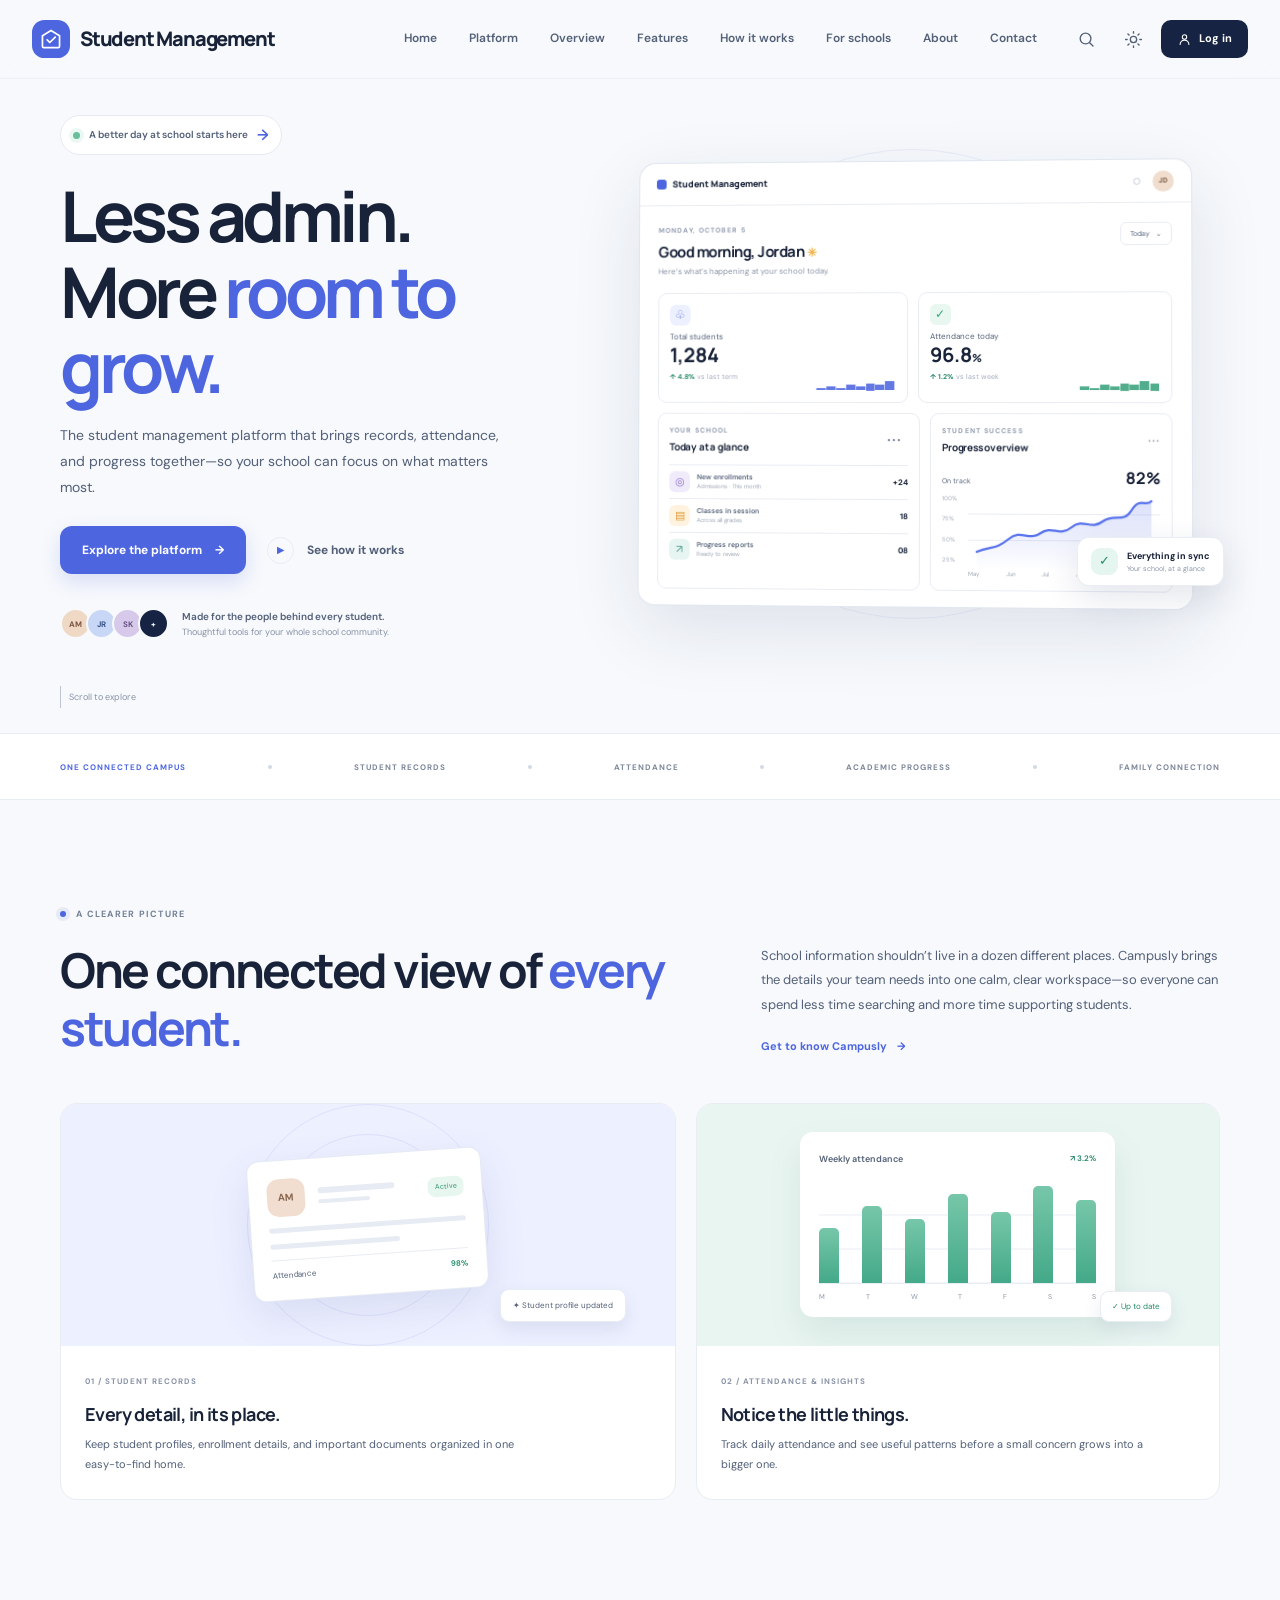
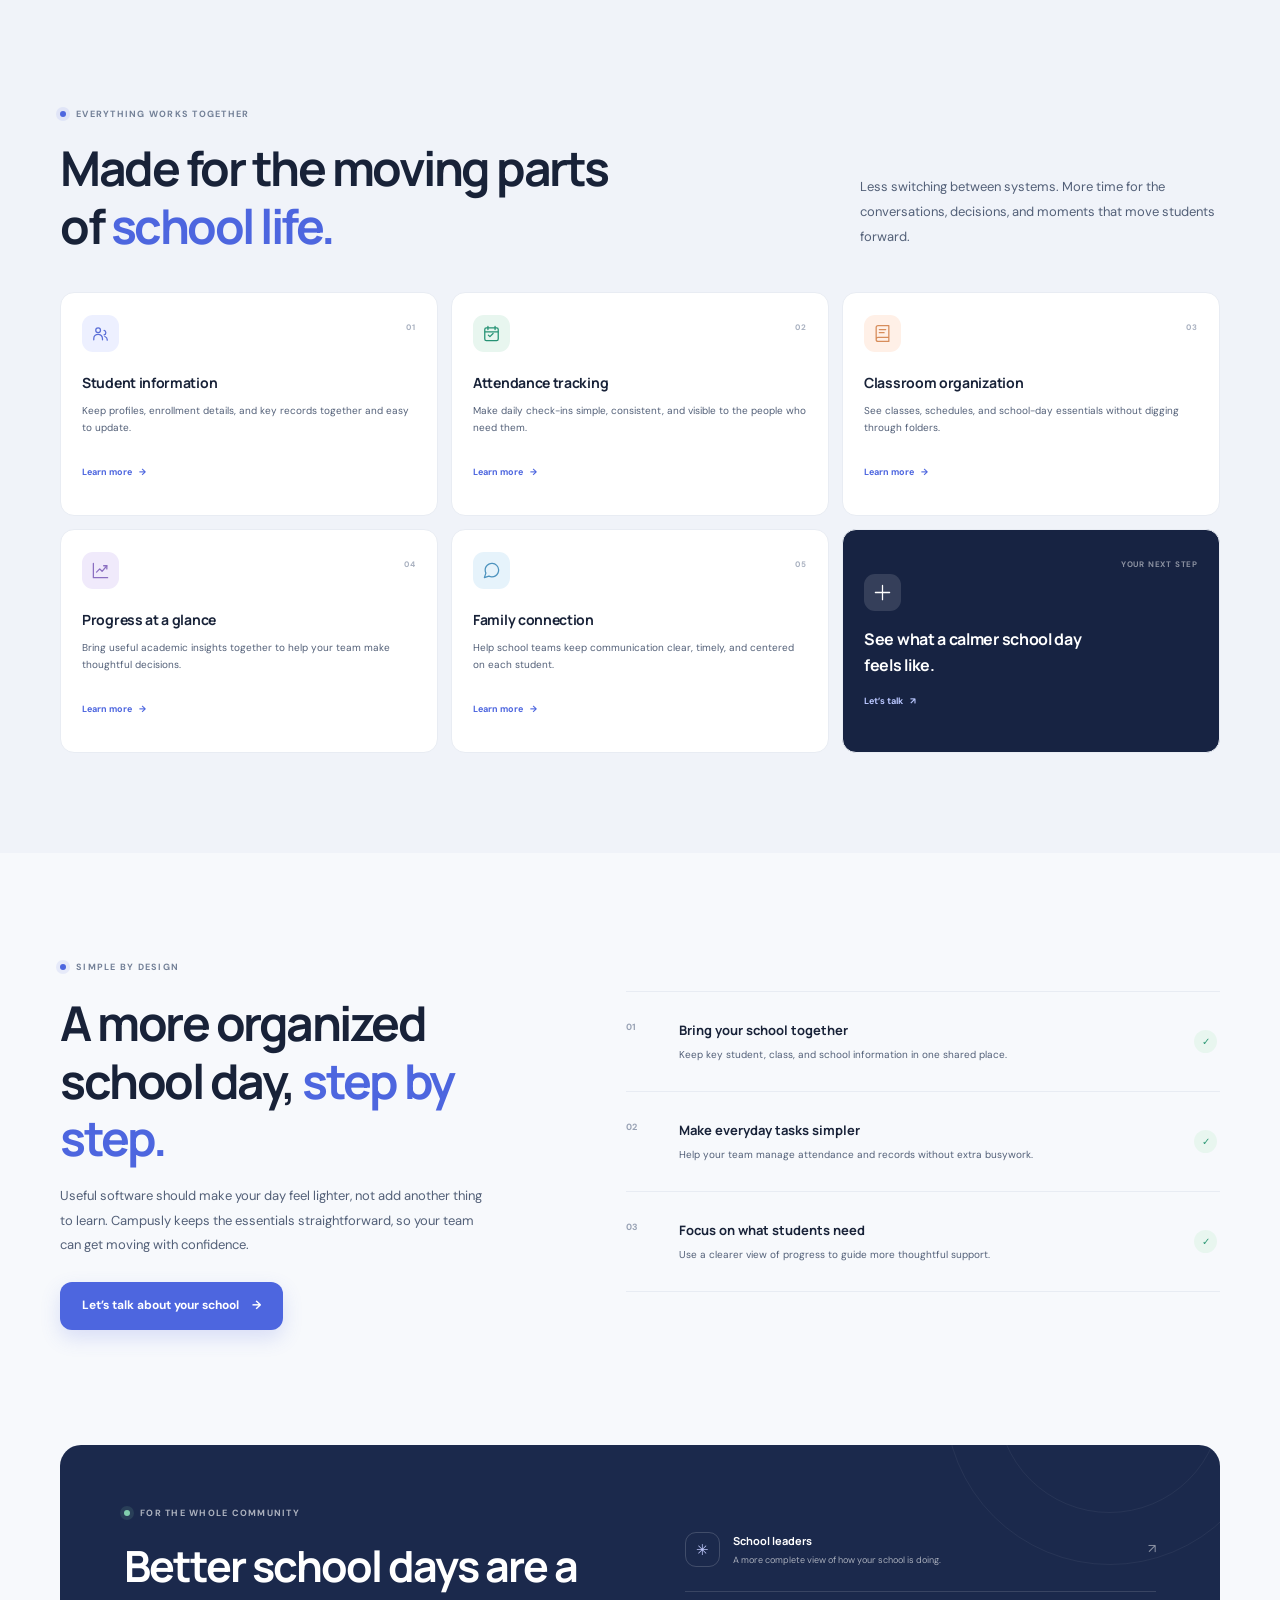
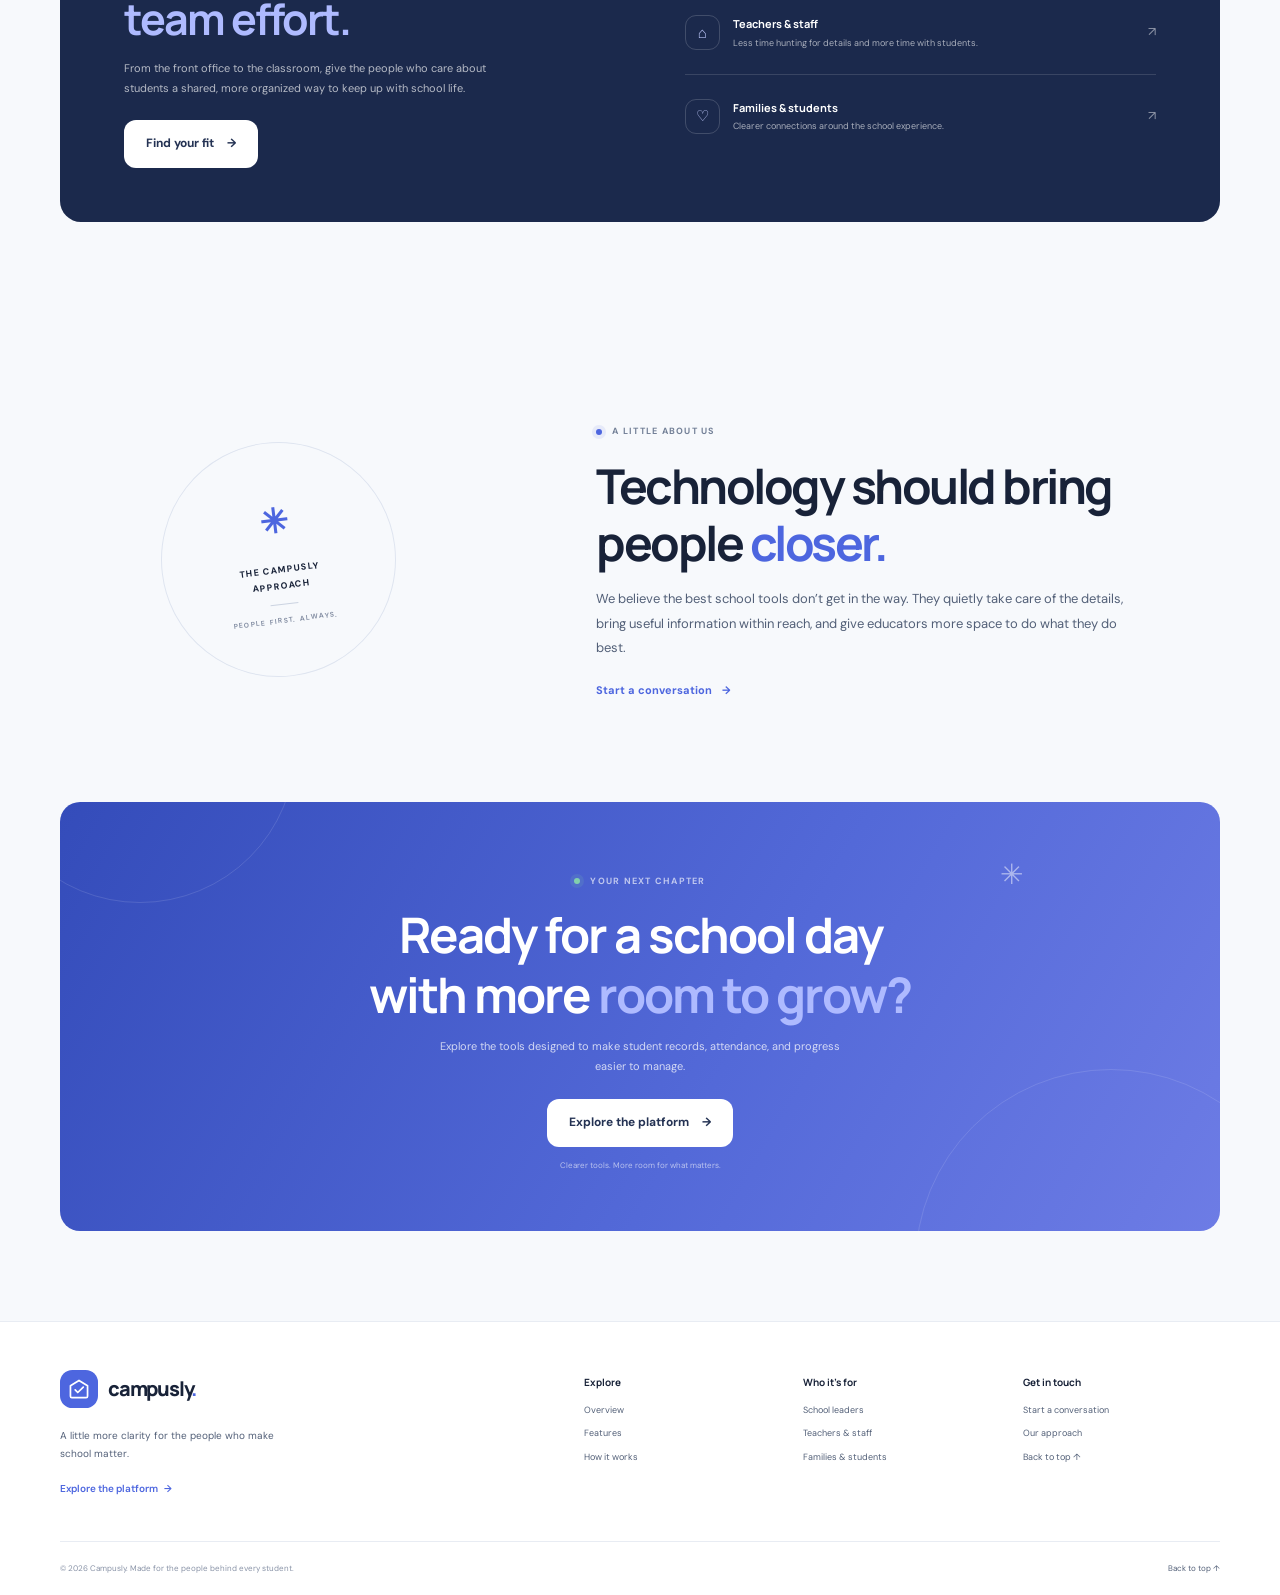
<file: index.html>
<!DOCTYPE html>
<html lang="en">
<head>
    <meta charset="UTF-8">
    <meta name="viewport" content="width=device-width, initial-scale=1.0">
    <meta name="theme-color" content="#f7f9fc">
    <meta name="description" content="A clearer, calmer way to manage student records, attendance, classes, and progress—all in one place.">
    <link rel="stylesheet" href="./assets/css/style.css">
    <title>Student management, made clearer</title>
</head>
<body>
    <a class="skip-link" href="#main">Skip to content</a>

    <header class="site-header">
        <div class="header-inner">
            <a class="brand" href="#home" aria-label="Campusly home">
                <span class="brand-mark" aria-hidden="true">
                    <svg viewBox="0 0 40 40" fill="none"><rect width="40" height="40" rx="13" fill="currentColor"/><path d="M11 16.5 20 11l9 5.5v11a1.5 1.5 0 0 1-1.5 1.5h-15a1.5 1.5 0 0 1-1.5-1.5v-11Z" stroke="white" stroke-width="1.8" stroke-linejoin="round"/><path d="m16 21 2.7 2.7L24.5 18" stroke="white" stroke-width="1.8" stroke-linecap="round" stroke-linejoin="round"/></svg>
                </span>
                <span class="brand-name">Student Management</span>
            </a>

            <button class="menu-toggle icon-button" type="button" aria-label="Open navigation" aria-expanded="false" aria-controls="primary-navigation">
                <svg class="menu-icon" viewBox="0 0 24 24" aria-hidden="true"><path d="M4 7h16M4 12h16M4 17h16"/></svg>
                <svg class="close-icon" viewBox="0 0 24 24" aria-hidden="true"><path d="m6 6 12 12M18 6 6 18"/></svg>
            </button>

            <nav class="primary-navigation" id="primary-navigation" aria-label="Main navigation">
                <a href="index.html">Home</a>
                <a href="platform.html">Platform</a>
                <a href="#overview">Overview</a>
                <a href="#features">Features</a>
                <a href="#how-it-works">How it works</a>
                <a href="#for-schools">For schools</a>
                <a href="#about">About</a>
                <a href="contact.html">Contact</a>
            </nav>

            <div class="header-actions">
                <button class="icon-button search-toggle" type="button" aria-label="Search this page" title="Search">
                    <svg viewBox="0 0 24 24" aria-hidden="true"><circle cx="10.8" cy="10.8" r="6.8"/><path d="m16 16 4.2 4.2"/></svg>
                </button>
                <button class="icon-button theme-toggle" type="button" aria-label="Switch to dark mode" title="Switch theme">
                    <svg class="sun-icon" viewBox="0 0 24 24" aria-hidden="true"><circle cx="12" cy="12" r="4"/><path d="M12 2v2m0 16v2M4.93 4.93l1.42 1.42m11.3 11.3 1.42 1.42M2 12h2m16 0h2M4.93 19.07l1.42-1.42m11.3-11.3 1.42-1.42"/></svg>
                    <svg class="moon-icon" viewBox="0 0 24 24" aria-hidden="true"><path d="M20.2 15.3A8.5 8.5 0 0 1 8.7 3.8 8.6 8.6 0 1 0 20.2 15.3Z"/></svg>
                </button>
                <button class="button button-small button-dark header-login" type="button" aria-haspopup="dialog" aria-controls="access-dialog"><svg viewBox="0 0 24 24" aria-hidden="true"><circle cx="12" cy="8" r="3.5"/><path d="M5 20a7 7 0 0 1 14 0"/></svg><span>Log in</span></button>
            </div>
        </div>
    </header>

    <main id="main">
        <section class="hero section-shell" id="home">
            <div class="hero-copy">
                <a class="announcement" href="#features"><span class="announcement-dot"></span> A better day at school starts here <span aria-hidden="true">→</span></a>
                <h1>Less admin.<br>More <span>room to grow.</span></h1>
                <p class="hero-description">The student management platform that brings records, attendance, and progress together—so your school can focus on what matters most.</p>
                <div class="hero-actions">
                    <a class="button button-primary" href="platform.html">Explore the platform <span aria-hidden="true">→</span></a>
                    <a class="button button-quiet" href="#how-it-works"><span class="play-icon" aria-hidden="true">▶</span> See how it works</a>
                </div>
                <div class="hero-proof">
                    <div class="avatar-stack" aria-hidden="true"><span>AM</span><span>JR</span><span>SK</span><span>+</span></div>
                    <p><strong>Made for the people behind every student.</strong><br>Thoughtful tools for your whole school community.</p>
                </div>
            </div>

            <div class="hero-visual" aria-label="Preview of the Campusly school dashboard">
                <div class="visual-orbit orbit-one"></div>
                <div class="visual-orbit orbit-two"></div>
                <div class="dashboard-card">
                    <div class="dashboard-topbar">
                        <div class="dashboard-brand"><span></span> Student Management</div>
                        <div class="dashboard-top-actions"><span class="topbar-dot"></span><span class="mini-avatar">JD</span></div>
                    </div>
                    <div class="dashboard-content">
                        <div class="dashboard-greeting"><div><span class="eyebrow">MONDAY, OCTOBER 5</span><h2>Good morning, Jordan <span>✳</span></h2><p>Here’s what’s happening at your school today.</p></div><button class="date-pill" type="button" aria-label="Current date">Today <span>⌄</span></button></div>
                        <div class="stat-grid">
                            <article class="stat-card"><span class="stat-icon stat-blue">♧</span><span class="stat-label">Total students</span><strong>1,284</strong><span class="stat-change">↑ 4.8% <span>vs last term</span></span><span class="sparkline spark-blue" aria-hidden="true">▁▂▁▃▂▄▃▅</span></article>
                            <article class="stat-card"><span class="stat-icon stat-green">✓</span><span class="stat-label">Attendance today</span><strong>96.8<span class="stat-unit">%</span></strong><span class="stat-change">↑ 1.2% <span>vs last week</span></span><span class="sparkline spark-green" aria-hidden="true">▂▁▃▂▄▃▅▄</span></article>
                        </div>
                        <div class="dashboard-lower">
                            <article class="activity-card"><div class="card-heading"><div><span class="eyebrow">YOUR SCHOOL</span><h3>Today at a glance</h3></div><button class="more-button" type="button" aria-label="More activity options">···</button></div><div class="activity-row"><span class="activity-symbol activity-purple">◎</span><span class="activity-text"><strong>New enrollments</strong><small>Admissions · This month</small></span><b>+24</b></div><div class="activity-row"><span class="activity-symbol activity-amber">▤</span><span class="activity-text"><strong>Classes in session</strong><small>Across all grades</small></span><b>18</b></div><div class="activity-row"><span class="activity-symbol activity-teal">↗</span><span class="activity-text"><strong>Progress reports</strong><small>Ready to review</small></span><b>08</b></div></article>
                            <article class="chart-card"><div class="card-heading"><div><span class="eyebrow">STUDENT SUCCESS</span><h3>Progress overview</h3></div><span class="chart-menu">•••</span></div><div class="chart-total">On track <strong>82%</strong></div><div class="progress-chart" aria-label="Student progress overview: 82 percent on track"><div class="chart-axis"><span>100%</span><span>75%</span><span>50%</span><span>25%</span></div><svg viewBox="0 0 230 100" role="img" aria-label="Progress has steadily increased over the past six months"><defs><linearGradient id="chartFill" x1="0" x2="0" y1="0" y2="1"><stop offset="0" stop-color="#5973ec" stop-opacity=".22"/><stop offset="1" stop-color="#5973ec" stop-opacity="0"/></linearGradient></defs><path d="M0 76C20 68 25 73 42 59s26 3 42-8 25 5 41-8 25 4 41-8 27 3 38-15 18-4 26-12v92H0Z" fill="url(#chartFill)"/><path d="M0 76C20 68 25 73 42 59s26 3 42-8 25 5 41-8 25 4 41-8 27 3 38-15 18-4 26-12" fill="none" stroke="#5973ec" stroke-width="3" stroke-linecap="round"/></svg></div><div class="chart-months"><span>May</span><span>Jun</span><span>Jul</span><span>Aug</span><span>Sep</span><span>Oct</span></div></article>
                        </div>
                    </div>
                </div>
                <div class="floating-note"><span class="floating-check">✓</span><span><strong>Everything in sync</strong><small>Your school, at a glance</small></span></div>
            </div>
            <a class="scroll-cue" href="#overview"><span></span> Scroll to explore</a>
        </section>

        <section class="trust-strip" aria-label="Platform highlights">
            <div class="trust-inner"><span>ONE CONNECTED CAMPUS</span><span class="trust-divider"></span><span>STUDENT RECORDS</span><span class="trust-divider"></span><span>ATTENDANCE</span><span class="trust-divider"></span><span>ACADEMIC PROGRESS</span><span class="trust-divider"></span><span>FAMILY CONNECTION</span></div>
        </section>

        <section class="section section-overview" id="overview">
            <div class="section-shell overview-grid">
                <div class="section-intro"><span class="section-kicker"><span></span> A clearer picture</span><h2>One connected view of <span>every student.</span></h2></div>
                <div class="overview-copy"><p>School information shouldn’t live in a dozen different places. Campusly brings the details your team needs into one calm, clear workspace—so everyone can spend less time searching and more time supporting students.</p><a class="text-link" href="#how-it-works">Get to know Campusly <span aria-hidden="true">→</span></a></div>
            </div>
            <div class="section-shell overview-cards">
                <article class="overview-card overview-featured"><div class="overview-visual records-visual"><div class="record-sheet"><span class="record-avatar">AM</span><span class="record-lines"><b></b><i></i></span><span class="record-tag">Active</span><span class="record-line-long"></span><span class="record-line-long short"></span><span class="record-bottom"><span>Attendance</span><strong>98%</strong></span></div><div class="record-mini">✦ Student profile updated</div></div><div class="overview-card-copy"><span class="card-number">01 / STUDENT RECORDS</span><h3>Every detail, in its place.</h3><p>Keep student profiles, enrollment details, and important documents organized in one easy-to-find home.</p></div></article>
                <article class="overview-card"><div class="overview-visual attendance-visual"><div class="attendance-window"><div class="attendance-window-top"><span>Weekly attendance</span><span class="attendance-up">↗ 3.2%</span></div><div class="attendance-bars"><i style="--bar:55%"></i><i style="--bar:76%"></i><i style="--bar:64%"></i><i style="--bar:88%"></i><i style="--bar:71%"></i><i style="--bar:96%"></i><i style="--bar:82%"></i></div><div class="attendance-days"><span>M</span><span>T</span><span>W</span><span>T</span><span>F</span><span>S</span><span>S</span></div></div><span class="attendance-badge">✓ Up to date</span></div><div class="overview-card-copy"><span class="card-number">02 / ATTENDANCE &amp; INSIGHTS</span><h3>Notice the little things.</h3><p>Track daily attendance and see useful patterns before a small concern grows into a bigger one.</p></div></article>
            </div>
        </section>

        <section class="section features-section" id="features">
            <div class="section-shell">
                <div class="section-heading"><div><span class="section-kicker"><span></span> Everything works together</span><h2>Made for the moving parts<br>of <span>school life.</span></h2></div><p>Less switching between systems. More time for the conversations, decisions, and moments that move students forward.</p></div>
                <div class="feature-grid">
                    <article class="feature-card"><span class="feature-icon icon-indigo"><svg viewBox="0 0 24 24" aria-hidden="true"><circle cx="9" cy="8" r="3"/><path d="M3.5 20v-1.5a5.5 5.5 0 0 1 11 0V20m2-12a3 3 0 0 1 0 5.8m1 2a4.5 4.5 0 0 1 3 4.2v.5"/></svg></span><span class="feature-index">01</span><h3>Student information</h3><p>Keep profiles, enrollment details, and key records together and easy to update.</p><a href="#get-started" aria-label="Learn more about student information">Learn more <span>→</span></a></article>
                    <article class="feature-card"><span class="feature-icon icon-mint"><svg viewBox="0 0 24 24" aria-hidden="true"><rect x="3.5" y="5" width="17" height="16" rx="2"/><path d="M7.5 3v4m9-4v4M4 10h16m-12 4 2 2 4-4"/></svg></span><span class="feature-index">02</span><h3>Attendance tracking</h3><p>Make daily check-ins simple, consistent, and visible to the people who need them.</p><a href="#get-started" aria-label="Learn more about attendance tracking">Learn more <span>→</span></a></article>
                    <article class="feature-card"><span class="feature-icon icon-peach"><svg viewBox="0 0 24 24" aria-hidden="true"><path d="M4 19.5A2.5 2.5 0 0 1 6.5 17H20M6.5 2H20v20H6.5A2.5 2.5 0 0 1 4 19.5v-15A2.5 2.5 0 0 1 6.5 2Z"/><path d="M8 7h8m-8 4h6"/></svg></span><span class="feature-index">03</span><h3>Classroom organization</h3><p>See classes, schedules, and school-day essentials without digging through folders.</p><a href="#get-started" aria-label="Learn more about classroom organization">Learn more <span>→</span></a></article>
                    <article class="feature-card"><span class="feature-icon icon-lilac"><svg viewBox="0 0 24 24" aria-hidden="true"><path d="M3 3v18h18M7 14l4-4 3 3 6-7"/><path d="M16 6h4v4"/></svg></span><span class="feature-index">04</span><h3>Progress at a glance</h3><p>Bring useful academic insights together to help your team make thoughtful decisions.</p><a href="#get-started" aria-label="Learn more about student progress">Learn more <span>→</span></a></article>
                    <article class="feature-card"><span class="feature-icon icon-sky"><svg viewBox="0 0 24 24" aria-hidden="true"><path d="M21 11.5a8.4 8.4 0 0 1-.9 3.8 8.5 8.5 0 0 1-7.6 4.7 8.4 8.4 0 0 1-3.8-.9L3 21l1.9-5.7a8.4 8.4 0 0 1-.9-3.8 8.5 8.5 0 0 1 4.7-7.6 8.4 8.4 0 0 1 3.8-.9h.5a8.5 8.5 0 0 1 8 8v.5Z"/></svg></span><span class="feature-index">05</span><h3>Family connection</h3><p>Help school teams keep communication clear, timely, and centered on each student.</p><a href="#get-started" aria-label="Learn more about family connection">Learn more <span>→</span></a></article>
                    <article class="feature-card feature-card-cta"><span class="feature-icon icon-white"><svg viewBox="0 0 24 24" aria-hidden="true"><path d="M12 3v18m9-9H3"/></svg></span><span class="feature-index">YOUR NEXT STEP</span><h3>See what a calmer school day feels like.</h3><a class="feature-cta-link" href="#get-started">Let’s talk <span>↗</span></a></article>
                </div>
            </div>
        </section>

        <section class="section workflow-section" id="how-it-works">
            <div class="section-shell workflow-grid">
                <div class="workflow-copy"><span class="section-kicker"><span></span> Simple by design</span><h2>A more organized school day, <span>step by step.</span></h2><p>Useful software should make your day feel lighter, not add another thing to learn. Campusly keeps the essentials straightforward, so your team can get moving with confidence.</p><a class="button button-primary" href="#get-started">Let’s talk about your school <span>→</span></a></div>
                <div class="workflow-steps">
                    <article class="workflow-step"><span class="step-number">01</span><div><h3>Bring your school together</h3><p>Keep key student, class, and school information in one shared place.</p></div><span class="step-check">✓</span></article>
                    <article class="workflow-step"><span class="step-number">02</span><div><h3>Make everyday tasks simpler</h3><p>Help your team manage attendance and records without extra busywork.</p></div><span class="step-check">✓</span></article>
                    <article class="workflow-step"><span class="step-number">03</span><div><h3>Focus on what students need</h3><p>Use a clearer view of progress to guide more thoughtful support.</p></div><span class="step-check">✓</span></article>
                </div>
            </div>
        </section>

        <section class="section school-section" id="for-schools">
            <div class="section-shell school-panel">
                <div class="school-copy"><span class="section-kicker section-kicker-light"><span></span> For the whole community</span><h2>Better school days are a <span>team effort.</span></h2><p>From the front office to the classroom, give the people who care about students a shared, more organized way to keep up with school life.</p><a class="button button-light" href="#get-started">Find your fit <span>→</span></a></div>
                <div class="school-roles">
                    <article><span class="role-icon">✳</span><div><h3>School leaders</h3><p>A more complete view of how your school is doing.</p></div><span class="role-arrow">↗</span></article>
                    <article><span class="role-icon">⌂</span><div><h3>Teachers &amp; staff</h3><p>Less time hunting for details and more time with students.</p></div><span class="role-arrow">↗</span></article>
                    <article><span class="role-icon">♡</span><div><h3>Families &amp; students</h3><p>Clearer connections around the school experience.</p></div><span class="role-arrow">↗</span></article>
                </div>
                <div class="school-decoration school-decoration-one"></div><div class="school-decoration school-decoration-two"></div>
            </div>
        </section>

        <section class="section about-section" id="about">
            <div class="section-shell about-grid"><div class="about-stamp"><span class="stamp-star">✳</span><span>THE CAMPUSLY<br>APPROACH</span><span class="stamp-line"></span><small>PEOPLE FIRST. ALWAYS.</small></div><div class="about-copy"><span class="section-kicker"><span></span> A little about us</span><h2>Technology should bring people <span>closer.</span></h2><p>We believe the best school tools don’t get in the way. They quietly take care of the details, bring useful information within reach, and give educators more space to do what they do best.</p><a class="text-link" href="#get-started">Start a conversation <span aria-hidden="true">→</span></a></div></div>
        </section>

        <section class="section cta-section" id="get-started">
            <div class="section-shell cta-panel"><div class="cta-sparkle" aria-hidden="true">✳</div><span class="section-kicker section-kicker-light"><span></span> Your next chapter</span><h2>Ready for a school day<br>with more <span>room to grow?</span></h2><p>Explore the tools designed to make student records, attendance, and progress easier to manage.</p><a class="button button-light" href="platform.html">Explore the platform <span>→</span></a><small>Clearer tools. More room for what matters.</small></div>
        </section>
    </main>

    <footer class="site-footer">
        <div class="section-shell footer-main">
            <div class="footer-brand-column"><a class="brand footer-brand" href="#home" aria-label="Campusly home"><span class="brand-mark"><svg viewBox="0 0 40 40" fill="none" aria-hidden="true"><rect width="40" height="40" rx="13" fill="currentColor"/><path d="M11 16.5 20 11l9 5.5v11a1.5 1.5 0 0 1-1.5 1.5h-15a1.5 1.5 0 0 1-1.5-1.5v-11Z" stroke="white" stroke-width="1.8" stroke-linejoin="round"/><path d="m16 21 2.7 2.7L24.5 18" stroke="white" stroke-width="1.8" stroke-linecap="round" stroke-linejoin="round"/></svg></span><span class="brand-name">campusly<span>.</span></span></a><p>A little more clarity for the people who make school matter.</p><a class="footer-email" href="#features">Explore the platform <span>→</span></a></div>
            <div class="footer-links"><div><h3>Explore</h3><a href="#overview">Overview</a><a href="#features">Features</a><a href="#how-it-works">How it works</a></div><div><h3>Who it’s for</h3><a href="#for-schools">School leaders</a><a href="#for-schools">Teachers &amp; staff</a><a href="#for-schools">Families &amp; students</a></div><div><h3>Get in touch</h3><a href="#get-started">Start a conversation</a><a href="#about">Our approach</a><a href="#home">Back to top ↑</a></div></div>
        </div>
        <div class="section-shell footer-bottom"><span>© <span id="current-year">2026</span> Campusly. Made for the people behind every student.</span><div><a class="back-to-top" href="#home">Back to top ↑</a></div></div>
    </footer>

    <dialog class="search-dialog" aria-labelledby="search-title">
        <form method="dialog" class="search-dialog-top"><h2 id="search-title">Find something</h2><button class="icon-button dialog-close" type="submit" aria-label="Close search">×</button></form>
        <label class="search-field"><svg viewBox="0 0 24 24" aria-hidden="true"><circle cx="10.8" cy="10.8" r="6.8"/><path d="m16 16 4.2 4.2"/></svg><input class="search-input" type="search" placeholder="Try “attendance” or “families”" autocomplete="off"></label>
        <p class="search-hint">Search this page to find the right section.</p>
        <div class="search-results" aria-live="polite"></div>
    </dialog>

    <dialog class="access-dialog" id="access-dialog" aria-labelledby="access-title">
        <form method="dialog" class="search-dialog-top"><h2 id="access-title">School portal access</h2><button class="icon-button dialog-close" type="submit" aria-label="Close dialog">×</button></form>
        <p>Campusly access is provided by your school. Use the sign-in link shared by your school administrator to open your school portal.</p>
        <a class="button button-primary" href="#for-schools">Explore Campusly <span aria-hidden="true">→</span></a>
    </dialog>

    <script src="./assets/js/script.js"></script>
</body>
</html>
</file>
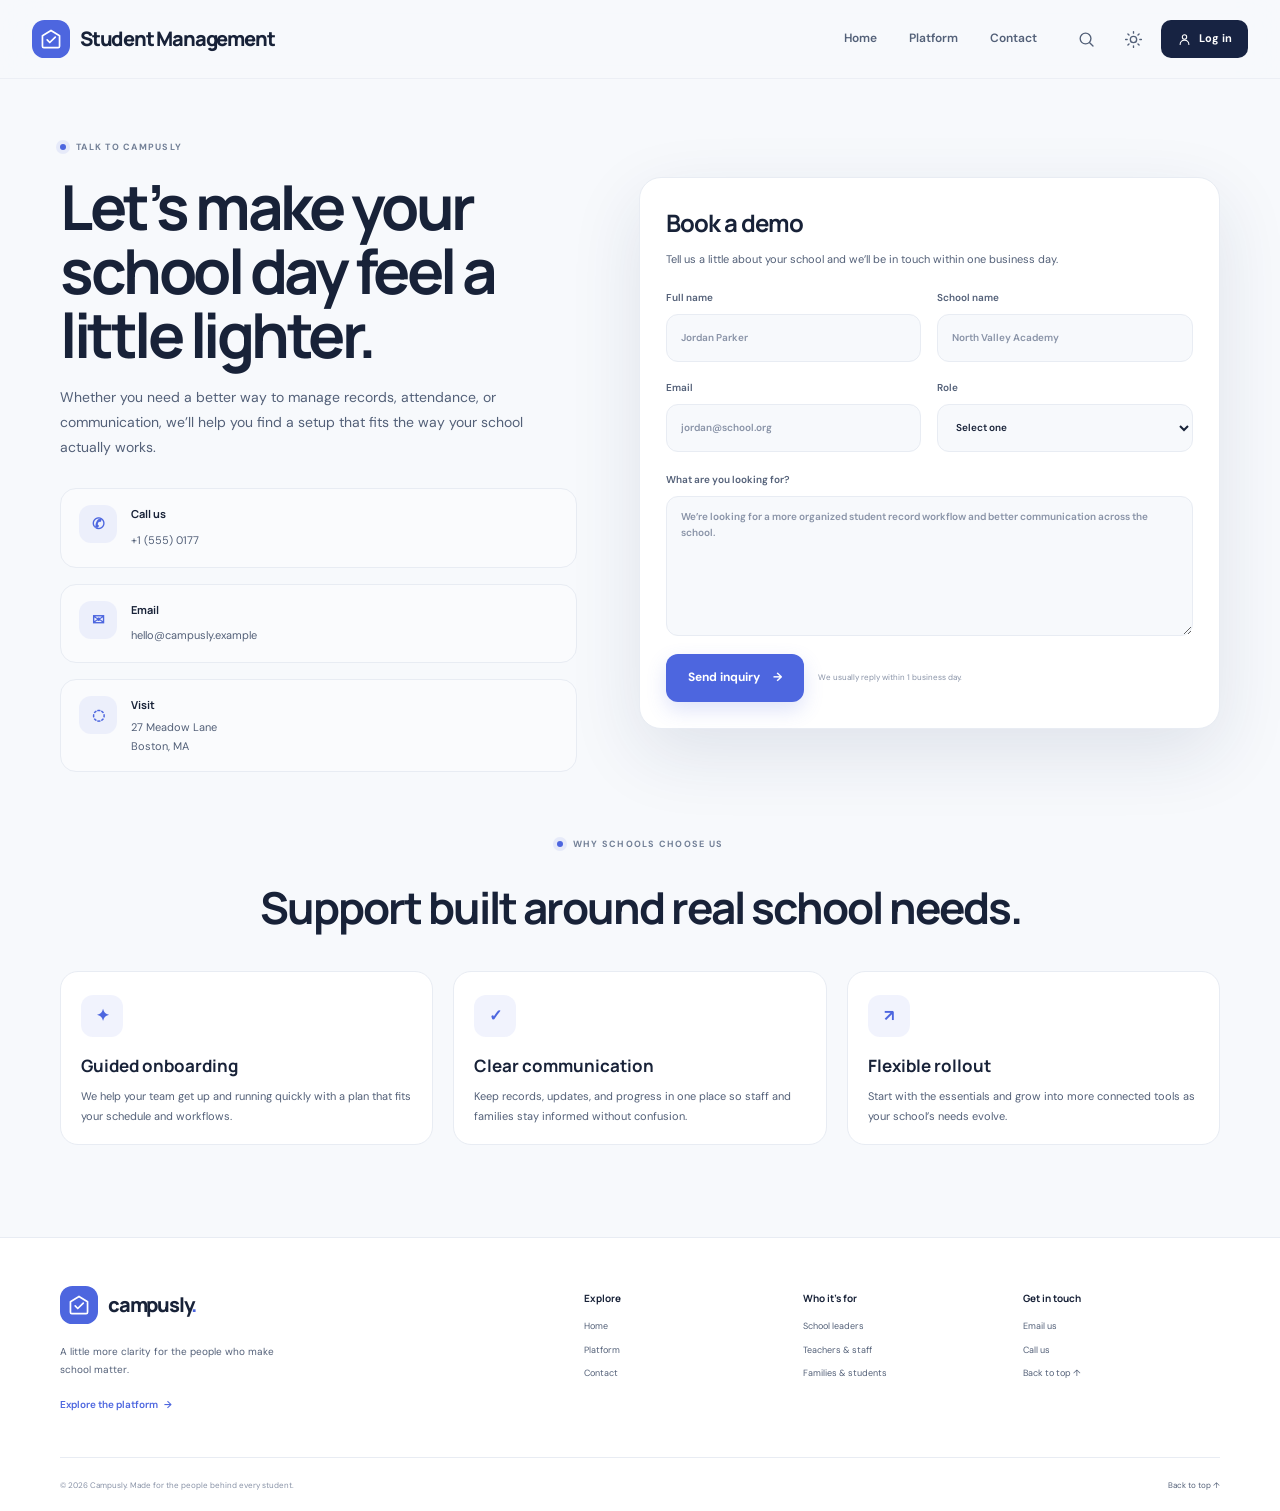
<file: contact.html>
<!DOCTYPE html>
<html lang="en">
<head>
    <meta charset="UTF-8">
    <meta name="viewport" content="width=device-width, initial-scale=1.0">
    <meta name="theme-color" content="#f7f9fc">
    <meta name="description" content="Contact the Student Management team to book a demo, ask about pricing, or learn how Campusly can support your school.">
    <link rel="stylesheet" href="./assets/css/style.css">
    <title>Contact | Student Management</title>
</head>
<body>
    <a class="skip-link" href="#main">Skip to content</a>

    <header class="site-header">
        <div class="header-inner">
            <a class="brand" href="index.html" aria-label="Campusly home">
                <span class="brand-mark" aria-hidden="true">
                    <svg viewBox="0 0 40 40" fill="none"><rect width="40" height="40" rx="13" fill="currentColor"/><path d="M11 16.5 20 11l9 5.5v11a1.5 1.5 0 0 1-1.5 1.5h-15a1.5 1.5 0 0 1-1.5-1.5v-11Z" stroke="white" stroke-width="1.8" stroke-linejoin="round"/><path d="m16 21 2.7 2.7L24.5 18" stroke="white" stroke-width="1.8" stroke-linecap="round" stroke-linejoin="round"/></svg>
                </span>
                <span class="brand-name">Student Management</span>
            </a>

            <button class="menu-toggle icon-button" type="button" aria-label="Open navigation" aria-expanded="false" aria-controls="primary-navigation">
                <svg class="menu-icon" viewBox="0 0 24 24" aria-hidden="true"><path d="M4 7h16M4 12h16M4 17h16"/></svg>
                <svg class="close-icon" viewBox="0 0 24 24" aria-hidden="true"><path d="m6 6 12 12M18 6 6 18"/></svg>
            </button>

            <nav class="primary-navigation" id="primary-navigation" aria-label="Main navigation">
                <a href="index.html">Home</a>
                <a href="platform.html">Platform</a>
                <a href="contact.html">Contact</a>
            </nav>

            <div class="header-actions">
                <button class="icon-button search-toggle" type="button" aria-label="Search this page" title="Search">
                    <svg viewBox="0 0 24 24" aria-hidden="true"><circle cx="10.8" cy="10.8" r="6.8"/><path d="m16 16 4.2 4.2"/></svg>
                </button>
                <button class="icon-button theme-toggle" type="button" aria-label="Switch to dark mode" title="Switch theme">
                    <svg class="sun-icon" viewBox="0 0 24 24" aria-hidden="true"><circle cx="12" cy="12" r="4"/><path d="M12 2v2m0 16v2M4.93 4.93l1.42 1.42m11.3 11.3 1.42 1.42M2 12h2m16 0h2M4.93 19.07l1.42-1.42m11.3-11.3 1.42-1.42"/></svg>
                    <svg class="moon-icon" viewBox="0 0 24 24" aria-hidden="true"><path d="M20.2 15.3A8.5 8.5 0 0 1 8.7 3.8 8.6 8.6 0 1 0 20.2 15.3Z"/></svg>
                </button>
                <button class="button button-small button-dark header-login" type="button" aria-haspopup="dialog" aria-controls="access-dialog"><svg viewBox="0 0 24 24" aria-hidden="true"><circle cx="12" cy="8" r="3.5"/><path d="M5 20a7 7 0 0 1 14 0"/></svg><span>Log in</span></button>
            </div>
        </div>
    </header>

    <main id="main">
        <section class="section contact-section">
            <div class="section-shell contact-grid">
                <div class="contact-copy">
                    <span class="section-kicker"><span></span> Talk to Campusly</span>
                    <h1>Let’s make your school day feel a <span>little lighter.</span></h1>
                    <p>Whether you need a better way to manage records, attendance, or communication, we’ll help you find a setup that fits the way your school actually works.</p>

                    <div class="contact-meta">
                        <article class="meta-card">
                            <span class="meta-icon">✆</span>
                            <div>
                                <h3>Call us</h3>
                                <a href="tel:+15550177">+1 (555) 0177</a>
                            </div>
                        </article>
                        <article class="meta-card">
                            <span class="meta-icon">✉</span>
                            <div>
                                <h3>Email</h3>
                                <a href="mailto:hello@campusly.example">hello@campusly.example</a>
                            </div>
                        </article>
                        <article class="meta-card">
                            <span class="meta-icon">◌</span>
                            <div>
                                <h3>Visit</h3>
                                <p>27 Meadow Lane<br>Boston, MA</p>
                            </div>
                        </article>
                    </div>
                </div>

                <div class="contact-card">
                    <div class="contact-card-header">
                        <h2>Book a demo</h2>
                        <p>Tell us a little about your school and we’ll be in touch within one business day.</p>
                    </div>

                    <form class="contact-form">
                        <div class="form-row">
                            <label class="input-group">
                                <span>Full name</span>
                                <input type="text" name="name" placeholder="Jordan Parker" aria-label="Full name">
                            </label>
                            <label class="input-group">
                                <span>School name</span>
                                <input type="text" name="school" placeholder="North Valley Academy" aria-label="School name">
                            </label>
                        </div>
                        <div class="form-row">
                            <label class="input-group">
                                <span>Email</span>
                                <input type="email" name="email" placeholder="jordan@school.org" aria-label="Email address">
                            </label>
                            <label class="input-group">
                                <span>Role</span>
                                <select name="role" aria-label="Role">
                                    <option value="">Select one</option>
                                    <option>School leader</option>
                                    <option>Teacher</option>
                                    <option>Administrator</option>
                                    <option>Parent or guardian</option>
                                </select>
                            </label>
                        </div>
                        <label class="input-group input-group-full">
                            <span>What are you looking for?</span>
                            <textarea name="message" rows="5" placeholder="We’re looking for a more organized student record workflow and better communication across the school."></textarea>
                        </label>
                        <div class="contact-form-actions">
                            <button class="button button-primary" type="submit">Send inquiry <span aria-hidden="true">→</span></button>
                            <small>We usually reply within 1 business day.</small>
                        </div>
                    </form>
                </div>
            </div>
        </section>

        <section class="section support-section">
            <div class="section-shell support-grid">
                <div class="support-intro">
                    <span class="section-kicker"><span></span> Why schools choose us</span>
                    <h2>Support built around <span>real school needs.</span></h2>
                </div>
                <div class="support-cards">
                    <article class="support-card">
                        <span class="support-icon">✦</span>
                        <h3>Guided onboarding</h3>
                        <p>We help your team get up and running quickly with a plan that fits your schedule and workflows.</p>
                    </article>
                    <article class="support-card">
                        <span class="support-icon">✓</span>
                        <h3>Clear communication</h3>
                        <p>Keep records, updates, and progress in one place so staff and families stay informed without confusion.</p>
                    </article>
                    <article class="support-card">
                        <span class="support-icon">↗</span>
                        <h3>Flexible rollout</h3>
                        <p>Start with the essentials and grow into more connected tools as your school’s needs evolve.</p>
                    </article>
                </div>
            </div>
        </section>
    </main>

    <footer class="site-footer">
        <div class="section-shell footer-main">
            <div class="footer-brand-column"><a class="brand footer-brand" href="index.html" aria-label="Campusly home"><span class="brand-mark"><svg viewBox="0 0 40 40" fill="none" aria-hidden="true"><rect width="40" height="40" rx="13" fill="currentColor"/><path d="M11 16.5 20 11l9 5.5v11a1.5 1.5 0 0 1-1.5 1.5h-15a1.5 1.5 0 0 1-1.5-1.5v-11Z" stroke="white" stroke-width="1.8" stroke-linejoin="round"/><path d="m16 21 2.7 2.7L24.5 18" stroke="white" stroke-width="1.8" stroke-linecap="round" stroke-linejoin="round"/></svg></span><span class="brand-name">campusly<span>.</span></span></a><p>A little more clarity for the people who make school matter.</p><a class="footer-email" href="platform.html">Explore the platform <span>→</span></a></div>
            <div class="footer-links"><div><h3>Explore</h3><a href="index.html">Home</a><a href="platform.html">Platform</a><a href="contact.html">Contact</a></div><div><h3>Who it’s for</h3><a href="platform.html">School leaders</a><a href="platform.html">Teachers &amp; staff</a><a href="platform.html">Families &amp; students</a></div><div><h3>Get in touch</h3><a href="mailto:hello@campusly.example">Email us</a><a href="tel:+15550177">Call us</a><a href="#main">Back to top ↑</a></div></div>
        </div>
        <div class="section-shell footer-bottom"><span>© <span id="current-year">2026</span> Campusly. Made for the people behind every student.</span><div><a class="back-to-top" href="#main">Back to top ↑</a></div></div>
    </footer>

    <dialog class="search-dialog" aria-labelledby="search-title">
        <form method="dialog" class="search-dialog-top"><h2 id="search-title">Find something</h2><button class="icon-button dialog-close" type="submit" aria-label="Close search">×</button></form>
        <label class="search-field"><svg viewBox="0 0 24 24" aria-hidden="true"><circle cx="10.8" cy="10.8" r="6.8"/><path d="m16 16 4.2 4.2"/></svg><input class="search-input" type="search" placeholder="Try “attendance” or “families”" autocomplete="off"></label>
        <p class="search-hint">Search this page to find the right section.</p>
        <div class="search-results" aria-live="polite"></div>
    </dialog>

    <dialog class="access-dialog" id="access-dialog" aria-labelledby="access-title">
        <form method="dialog" class="search-dialog-top"><h2 id="access-title">School portal access</h2><button class="icon-button dialog-close" type="submit" aria-label="Close dialog">×</button></form>
        <p>Campusly access is provided by your school. Use the sign-in link shared by your school administrator to open your school portal.</p>
        <a class="button button-primary" href="platform.html">Explore Campusly <span aria-hidden="true">→</span></a>
    </dialog>

    <script src="./assets/js/script.js"></script>
</body>
</html>
</file>
<file: assets/css/style.css>
@import url("https://fonts.googleapis.com/css2?family=DM+Sans:wght@400;500;600;700&family=Manrope:wght@400;500;600;700;800&display=swap");

:root {
    color-scheme: light;
    --page: #f7f9fc;
    --surface: #ffffff;
    --surface-soft: #f0f3f9;
    --ink: #182238;
    --ink-soft: #536078;
    --muted: #8993a7;
    --line: #e8ecf3;
    --primary: #4d66df;
    --primary-dark: #354cc5;
    --navy: #172342;
    --green: #16866a;
    --shadow: 0 24px 72px rgba(31, 49, 89, .11);
    --font-body: "DM Sans", "Segoe UI", sans-serif;
    --font-heading: "Manrope", "Segoe UI", sans-serif;
}

* { box-sizing: border-box; }
html { scroll-behavior: smooth; scroll-padding-top: 92px; }
body { margin: 0; background: var(--page); color: var(--ink); font-family: var(--font-body); font-size: 15px; line-height: 1.6; -webkit-font-smoothing: antialiased; }
body, .site-header, .feature-card, .overview-card, .search-dialog { transition: background-color .25s ease, color .25s ease, border-color .25s ease; }
body.menu-open { overflow: hidden; }
a { color: inherit; text-decoration: none; }
button, input { font: inherit; }
button { color: inherit; }
svg { display: block; }
.section-shell { width: min(1160px, calc(100% - 64px)); margin-inline: auto; }
.skip-link { position: fixed; z-index: 20; top: 12px; left: 12px; padding: 10px 16px; transform: translateY(-150%); border-radius: 8px; background: var(--ink); color: white; }
.skip-link:focus { transform: translateY(0); }

.site-header { position: sticky; z-index: 10; top: 0; border-bottom: 1px solid color-mix(in srgb, var(--line) 75%, transparent); background: color-mix(in srgb, var(--page) 90%, transparent); backdrop-filter: blur(18px); }
.header-inner { display: flex; width: min(1280px, calc(100% - 64px)); min-height: 78px; align-items: center; justify-content: space-between; gap: 30px; margin: auto; }
.brand { display: inline-flex; flex: 0 0 auto; align-items: center; gap: 10px; }
.brand-mark { display: grid; width: 38px; height: 38px; color: var(--primary); }
.brand-mark svg { width: 100%; height: 100%; }
.brand-name { color: var(--ink); font-family: var(--font-heading); font-size: 20px; font-weight: 800; letter-spacing: -1.2px; }
.brand-name > span { color: var(--primary); }
.primary-navigation { display: flex; align-items: center; gap: clamp(17px, 2.5vw, 34px); margin-left: auto; }
.primary-navigation a, .header-login { color: var(--ink-soft); font-size: 12px; font-weight: 600; transition: color .2s ease; }
.primary-navigation a:hover, .primary-navigation a:focus-visible { color: var(--primary); }
.header-actions { display: flex; align-items: center; gap: 9px; }
.icon-button { display: grid; width: 38px; height: 38px; place-items: center; padding: 0; border: 1px solid transparent; border-radius: 12px; background: transparent; color: var(--ink-soft); cursor: pointer; transition: background .2s ease, border-color .2s ease, color .2s ease; }
.icon-button:hover { border-color: var(--line); background: var(--surface); color: var(--primary); }
.icon-button svg { width: 19px; height: 19px; fill: none; stroke: currentColor; stroke-linecap: round; stroke-linejoin: round; stroke-width: 1.7; }
.theme-toggle .moon-icon, .theme-toggle.is-dark .sun-icon { display: none; }
.theme-toggle.is-dark .moon-icon { display: block; }
.button { display: inline-flex; min-height: 48px; align-items: center; justify-content: center; gap: 13px; padding: 0 21px; border: 1px solid transparent; border-radius: 12px; font-size: 12px; font-weight: 700; transition: transform .2s ease, background .2s ease, box-shadow .2s ease; }
.button:hover { transform: translateY(-2px); }
.button-small { min-height: 38px; padding-inline: 15px; border-radius: 10px; font-size: 11px; }
.header-login { gap: 7px; cursor: pointer; }
.header-login svg { width: 15px; height: 15px; fill: none; stroke: currentColor; stroke-linecap: round; stroke-linejoin: round; stroke-width: 1.7; }
.button-dark { background: var(--navy); color: white; }
.button-dark:hover { background: var(--primary); }
.button-primary { background: var(--primary); box-shadow: 0 8px 20px rgba(77, 102, 223, .18); color: white; }
.button-primary:hover { background: var(--primary-dark); box-shadow: 0 11px 24px rgba(77, 102, 223, .24); }
.button-quiet { padding-inline: 10px; color: var(--ink-soft); }
.button-quiet:hover { color: var(--primary); }
.play-icon { display: grid; width: 27px; height: 27px; place-items: center; border: 1px solid var(--line); border-radius: 50%; color: var(--primary); font-size: 9px; }
.menu-toggle { display: none; }

.hero { position: relative; display: grid; min-height: 648px; grid-template-columns: .92fr 1.08fr; align-items: center; gap: 20px; padding-top: 36px; padding-bottom: 81px; }
.hero-copy { position: relative; z-index: 1; padding-bottom: 13px; }
.announcement { display: inline-flex; align-items: center; gap: 9px; padding: 7px 12px; border: 1px solid #e7eaf3; border-radius: 30px; background: var(--surface); color: var(--ink-soft); font-size: 10px; font-weight: 600; }
.announcement > span:last-child { color: var(--primary); font-size: 15px; }
.announcement-dot, .section-kicker > span { width: 7px; height: 7px; border-radius: 50%; background: #68bf9a; box-shadow: 0 0 0 4px rgba(104, 191, 154, .13); }
h1, h2, h3, p { margin-top: 0; }
h1, h2, h3 { font-family: var(--font-heading); }
.hero h1 { margin: 23px 0 18px; font-size: clamp(46px, 5.5vw, 70px); font-weight: 700; letter-spacing: -4.5px; line-height: 1.08; }
.hero h1 span, .section-intro h2 span, .section-heading h2 span, .workflow-copy h2 span, .about-copy h2 span { color: var(--primary); }
.hero-description { max-width: 440px; margin-bottom: 26px; color: var(--ink-soft); font-size: 14px; line-height: 1.85; }
.hero-actions { display: flex; flex-wrap: wrap; align-items: center; gap: 10px; }
.hero-proof { display: flex; align-items: center; gap: 13px; margin-top: 34px; }
.avatar-stack { display: flex; padding-left: 5px; }
.avatar-stack span { display: grid; width: 31px; height: 31px; place-items: center; margin-left: -5px; border: 2px solid var(--page); border-radius: 50%; background: #efd8c4; color: #795541; font-size: 8px; font-weight: 700; }
.avatar-stack span:nth-child(2) { background: #c7d7f5; color: #38548a; }
.avatar-stack span:nth-child(3) { background: #d6c9e9; color: #685284; }
.avatar-stack span:nth-child(4) { background: var(--navy); color: white; }
.hero-proof p { margin: 0; color: var(--muted); font-size: 9px; line-height: 1.6; }
.hero-proof strong { color: var(--ink-soft); font-size: 10px; font-weight: 600; }
.hero-visual { position: relative; display: flex; min-width: 0; min-height: 485px; align-items: center; justify-content: center; }
.visual-orbit { position: absolute; border: 1px solid rgba(102, 123, 218, .1); border-radius: 50%; }
.orbit-one { width: 470px; height: 470px; }
.orbit-two { width: 390px; height: 390px; }
.dashboard-card { position: relative; z-index: 1; width: min(100%, 555px); overflow: hidden; border: 1px solid rgba(211, 218, 232, .7); border-radius: 17px; background: var(--surface); box-shadow: var(--shadow); transform: perspective(1300px) rotateY(-3deg) rotateX(1deg); }
.dashboard-topbar { display: flex; height: 43px; align-items: center; justify-content: space-between; padding: 0 17px; border-bottom: 1px solid var(--line); }
.dashboard-brand { display: flex; align-items: center; gap: 6px; color: var(--ink); font-family: var(--font-heading); font-size: 9px; font-weight: 800; }
.dashboard-brand > span { width: 10px; height: 10px; border-radius: 3px; background: var(--primary); }
.dashboard-top-actions { display: flex; align-items: center; gap: 12px; }
.topbar-dot { width: 7px; height: 7px; border: 1px solid #c4cbda; border-radius: 50%; }
.mini-avatar { display: grid; width: 21px; height: 21px; place-items: center; border-radius: 50%; background: #f1ddcd; color: #775941; font-size: 7px; font-weight: 700; }
.dashboard-content { padding: 19px 19px 16px; }
.dashboard-greeting { display: flex; align-items: flex-start; justify-content: space-between; margin-bottom: 15px; }
.eyebrow { display: block; color: #929cb0; font-size: 7px; font-weight: 700; letter-spacing: 1.1px; }
.dashboard-greeting h2 { margin: 5px 0 1px; color: var(--ink); font-size: 15px; font-weight: 700; letter-spacing: -.5px; }
.dashboard-greeting h2 span { color: #f1b44c; font-size: 12px; }
.dashboard-greeting p { margin: 0; color: var(--muted); font-size: 8px; }
.date-pill { padding: 5px 9px; border: 1px solid var(--line); border-radius: 6px; background: transparent; color: var(--ink-soft); font-size: 7px; }
.date-pill span { padding-left: 4px; }
.stat-grid { display: grid; grid-template-columns: 1fr 1fr; gap: 10px; }
.stat-card { position: relative; display: flex; min-height: 111px; flex-direction: column; overflow: hidden; padding: 11px; border: 1px solid var(--line); border-radius: 9px; }
.stat-icon { display: grid; width: 21px; height: 21px; place-items: center; margin-bottom: 5px; border-radius: 6px; font-size: 12px; }
.stat-blue { background: #edf0ff; color: #6376dc; }
.stat-green { background: #e8f7f0; color: #38a27d; }
.stat-label { color: var(--ink-soft); font-size: 8px; }
.stat-card > strong { margin-top: 0; font-family: var(--font-heading); font-size: 20px; line-height: 1.2; }
.stat-unit { font-size: 11px; }
.stat-change { margin-top: 4px; color: #278a69; font-size: 7px; font-weight: 700; }
.stat-change span { color: #a2aabd; font-weight: 400; }
.sparkline { position: absolute; right: 11px; bottom: 9px; color: #6478e4; font-size: 12px; letter-spacing: 1px; }
.spark-green { color: #51ad8c; }
.dashboard-lower { display: grid; grid-template-columns: 1.05fr .95fr; gap: 10px; margin-top: 10px; }
.activity-card, .chart-card { min-width: 0; padding: 11px; border: 1px solid var(--line); border-radius: 9px; }
.card-heading { display: flex; align-items: center; justify-content: space-between; margin-bottom: 10px; }
.card-heading h3 { margin: 3px 0 0; font-size: 10px; font-weight: 700; letter-spacing: -.2px; }
.more-button { border: 0; background: transparent; color: var(--muted); font-weight: 700; letter-spacing: 1px; }
.activity-row { display: flex; min-height: 34px; align-items: center; gap: 7px; border-top: 1px solid var(--line); }
.activity-symbol { display: grid; width: 21px; height: 21px; flex: 0 0 auto; place-items: center; border-radius: 6px; font-size: 11px; }
.activity-purple { background: #f0ebfa; color: #8a6bc8; }
.activity-amber { background: #fff2df; color: #db9c36; }
.activity-teal { background: #e7f5f2; color: #4d9a8b; }
.activity-text { display: flex; min-width: 0; flex: 1; flex-direction: column; }
.activity-text strong { overflow: hidden; color: var(--ink-soft); font-size: 7px; font-weight: 600; text-overflow: ellipsis; white-space: nowrap; }
.activity-text small { color: #a0a8b8; font-size: 6px; }
.activity-row > b { color: var(--ink); font-size: 8px; }
.chart-menu { color: #a1a9b7; font-size: 8px; letter-spacing: 1px; }
.chart-total { display: flex; align-items: baseline; justify-content: space-between; color: var(--ink-soft); font-size: 7px; }
.chart-total strong { color: var(--ink); font-family: var(--font-heading); font-size: 16px; }
.progress-chart { position: relative; height: 75px; margin-top: 3px; padding-left: 26px; }
.progress-chart:before, .progress-chart:after { position: absolute; right: 0; left: 26px; height: 1px; background: var(--line); content: ""; }
.progress-chart:before { top: 25%; }
.progress-chart:after { top: 60%; }
.chart-axis { position: absolute; z-index: 1; top: 0; bottom: 4px; left: 0; display: flex; flex-direction: column; justify-content: space-between; color: #a0a8b8; font-size: 6px; }
.progress-chart svg { position: relative; z-index: 1; width: 100%; height: 100%; overflow: visible; }
.chart-months { display: flex; justify-content: space-between; padding-left: 26px; color: #9da6b5; font-size: 6px; }
.floating-note { position: absolute; z-index: 2; right: -4px; bottom: 40px; display: flex; align-items: center; gap: 9px; padding: 10px 13px; border: 1px solid rgba(231, 235, 243, .85); border-radius: 12px; background: var(--surface); box-shadow: 0 12px 34px rgba(36, 53, 93, .12); }
.floating-check { display: grid; width: 27px; height: 27px; place-items: center; border-radius: 9px; background: #e5f5ef; color: #288d6b; font-size: 13px; }
.floating-note span:last-child { display: flex; flex-direction: column; }
.floating-note strong { font-size: 9px; }
.floating-note small { color: var(--muted); font-size: 7px; }
.scroll-cue { position: absolute; bottom: 25px; left: 0; display: flex; align-items: center; gap: 8px; color: var(--muted); font-size: 9px; }
.scroll-cue > span { display: block; width: 1px; height: 22px; background: #bdc5d3; }

.trust-strip { border-block: 1px solid var(--line); background: var(--surface); }
.trust-inner { display: flex; width: min(1160px, calc(100% - 64px)); min-height: 65px; align-items: center; justify-content: space-between; gap: 18px; margin: auto; color: #7d879b; font-size: 8px; font-weight: 700; letter-spacing: 1px; }
.trust-inner > span:first-child { color: var(--primary); }
.trust-divider { width: 4px; height: 4px; border-radius: 50%; background: #d3d9e4; }
.section { padding-block: 100px; }
.section-kicker { display: inline-flex; align-items: center; gap: 10px; color: #738097; font-size: 9px; font-weight: 700; letter-spacing: 1.25px; text-transform: uppercase; }
.section-kicker > span { width: 6px; height: 6px; background: var(--primary); box-shadow: 0 0 0 4px rgba(77, 102, 223, .1); }
.overview-grid { display: grid; grid-template-columns: 1fr .75fr; align-items: end; gap: 90px; }
.section-intro h2, .section-heading h2, .workflow-copy h2, .about-copy h2 { margin: 17px 0 0; font-size: clamp(34px, 4vw, 48px); font-weight: 700; letter-spacing: -2.5px; line-height: 1.2; }
.overview-copy p, .section-heading > p, .workflow-copy > p, .about-copy > p { margin: 0 0 15px; color: var(--ink-soft); font-size: 13px; line-height: 1.9; }
.text-link { display: inline-flex; align-items: center; gap: 10px; color: var(--primary); font-size: 11px; font-weight: 700; }
.text-link span { transition: transform .2s ease; }
.text-link:hover span { transform: translateX(4px); }
.overview-cards { display: grid; grid-template-columns: 1.08fr .92fr; gap: 20px; margin-top: 46px; }
.overview-card { overflow: hidden; border: 1px solid var(--line); border-radius: 17px; background: var(--surface); }
.overview-visual { position: relative; display: grid; height: 242px; place-items: center; overflow: hidden; }
.records-visual { background: #edf0ff; }
.records-visual:before, .records-visual:after { position: absolute; width: 240px; height: 240px; border: 1px solid rgba(90, 111, 218, .12); border-radius: 50%; content: ""; }
.records-visual:after { width: 180px; height: 180px; }
.record-sheet { position: relative; z-index: 1; display: grid; width: 235px; grid-template-columns: 42px 1fr auto; align-items: center; gap: 11px 9px; padding: 18px; border: 1px solid rgba(228, 232, 243, .9); border-radius: 12px; background: var(--surface); box-shadow: 0 15px 40px rgba(64, 83, 160, .12); transform: rotate(-4deg); }
.record-avatar { display: grid; width: 38px; height: 38px; place-items: center; border-radius: 12px; background: #f1ded0; color: #8a674f; font-size: 10px; font-weight: 700; }
.record-lines { display: flex; flex-direction: column; gap: 6px; }
.record-lines b, .record-lines i, .record-line-long { height: 6px; border-radius: 4px; background: #e7ebf3; }
.record-lines b { width: 77px; }
.record-lines i { width: 52px; height: 4px; }
.record-tag { padding: 4px 7px; border-radius: 8px; background: #e7f6ef; color: #329272; font-size: 7px; }
.record-line-long { grid-column: 1 / 4; width: 100%; height: 5px; }
.record-line-long.short { width: 66%; }
.record-bottom { display: flex; grid-column: 1 / 4; justify-content: space-between; padding-top: 8px; border-top: 1px solid var(--line); color: var(--ink-soft); font-size: 8px; }
.record-bottom strong { color: #329272; }
.record-mini { position: absolute; z-index: 2; right: 8%; bottom: 24px; padding: 9px 12px; border: 1px solid var(--line); border-radius: 9px; background: var(--surface); box-shadow: 0 8px 18px rgba(46, 65, 115, .1); color: var(--ink-soft); font-size: 8px; }
.attendance-visual { background: #e9f5f1; }
.attendance-window { width: min(74%, 315px); padding: 19px 18px 14px; border: 1px solid rgba(255,255,255,.85); border-radius: 13px; background: var(--surface); box-shadow: 0 16px 34px rgba(49, 116, 100, .1); }
.attendance-window-top { display: flex; justify-content: space-between; color: var(--ink-soft); font-size: 9px; font-weight: 600; }
.attendance-up { color: #238769; font-size: 8px; }
.attendance-bars { display: flex; height: 102px; align-items: end; justify-content: space-between; gap: 9px; margin-top: 16px; border-bottom: 1px solid var(--line); background: repeating-linear-gradient(to bottom, transparent 0, transparent 32px, var(--line) 33px, transparent 34px); }
.attendance-bars i { width: 20px; height: var(--bar); border-radius: 5px 5px 0 0; background: linear-gradient(180deg, #77c7a9, #43a988); }
.attendance-days { display: flex; justify-content: space-between; padding-top: 7px; color: var(--muted); font-size: 7px; }
.attendance-badge { position: absolute; right: 9%; bottom: 24px; padding: 8px 11px; border: 1px solid var(--line); border-radius: 9px; background: var(--surface); box-shadow: 0 8px 18px rgba(46, 65, 115, .1); color: #278a69; font-size: 8px; }
.overview-card-copy { padding: 21px 24px 24px; }
.card-number { color: var(--muted); font-size: 8px; font-weight: 700; letter-spacing: 1px; }
.overview-card-copy h3 { margin: 9px 0 7px; font-size: 18px; letter-spacing: -.6px; }
.overview-card-copy p { max-width: 440px; margin: 0; color: var(--ink-soft); font-size: 11px; line-height: 1.8; }

.features-section { background: var(--surface-soft); }
.section-heading { display: flex; align-items: end; justify-content: space-between; gap: 35px; margin-bottom: 38px; }
.section-heading h2 { margin-top: 15px; }
.section-heading > p { max-width: 360px; margin-bottom: 5px; }
.feature-grid { display: grid; grid-template-columns: repeat(3, 1fr); gap: 13px; }
.feature-card { position: relative; min-height: 224px; padding: 22px 21px; border: 1px solid var(--line); border-radius: 14px; background: var(--surface); }
.feature-icon { display: grid; width: 37px; height: 37px; place-items: center; border-radius: 11px; }
.feature-icon svg { width: 19px; height: 19px; fill: none; stroke: currentColor; stroke-linecap: round; stroke-linejoin: round; stroke-width: 1.6; }
.icon-indigo { background: #edf0ff; color: #5a6ed7; }
.icon-mint { background: #e8f6ef; color: #269274; }
.icon-peach { background: #fff0e7; color: #d78d5b; }
.icon-lilac { background: #f0eafb; color: #8b6fc1; }
.icon-sky { background: #e6f3fb; color: #4d93be; }
.feature-index { position: absolute; top: 28px; right: 21px; color: #a9b1c0; font-size: 8px; font-weight: 700; letter-spacing: .8px; }
.feature-card h3 { margin: 20px 0 7px; font-size: 14px; letter-spacing: -.3px; }
.feature-card p { min-height: 43px; margin: 0 0 13px; color: var(--ink-soft); font-size: 10px; line-height: 1.75; }
.feature-card > a { display: inline-flex; align-items: center; gap: 7px; color: var(--primary); font-size: 9px; font-weight: 700; }
.feature-card > a span { transition: transform .2s ease; }
.feature-card > a:hover span { transform: translateX(3px); }
.feature-card-cta { display: flex; flex-direction: column; align-items: flex-start; justify-content: center; background: var(--navy); color: white; }
.feature-card-cta .feature-index { color: rgba(255,255,255,.5); }
.feature-card-cta .feature-icon { background: rgba(255,255,255,.13); color: white; }
.feature-card-cta h3 { max-width: 235px; margin: 16px 0; font-size: 16px; }
.feature-card-cta > .feature-cta-link { color: #bac7ff; }

.workflow-section { background: var(--page); }
.workflow-grid { display: grid; grid-template-columns: .88fr 1.12fr; align-items: center; gap: 100px; }
.workflow-copy h2 { margin: 17px 0 17px; }
.workflow-copy > p { max-width: 430px; margin-bottom: 24px; }
.workflow-steps { border-top: 1px solid var(--line); }
.workflow-step { display: grid; min-height: 100px; grid-template-columns: 39px 1fr 26px; align-items: center; gap: 14px; border-bottom: 1px solid var(--line); }
.step-number { align-self: start; padding-top: 28px; color: #98a2b4; font-size: 9px; font-weight: 700; }
.workflow-step h3 { margin: 0 0 5px; font-size: 13px; }
.workflow-step p { margin: 0; color: var(--ink-soft); font-size: 10px; line-height: 1.7; }
.step-check { display: grid; width: 23px; height: 23px; place-items: center; border-radius: 50%; background: #e8f6ef; color: #2c9875; font-size: 10px; }

.school-section { padding-top: 15px; }
.school-panel { position: relative; display: grid; min-height: 354px; grid-template-columns: 1fr .95fr; align-items: center; gap: 65px; overflow: hidden; padding: 54px 64px; border-radius: 21px; background: #1b294c; color: white; }
.school-copy, .school-roles { position: relative; z-index: 1; }
.section-kicker-light { color: rgba(255,255,255,.64); }
.section-kicker-light > span { background: #81d0ad; box-shadow: 0 0 0 4px rgba(129,208,173,.13); }
.school-copy h2, .cta-panel h2 { margin: 17px 0 13px; font-size: clamp(31px, 3.6vw, 43px); font-weight: 700; letter-spacing: -2px; line-height: 1.22; }
.school-copy h2 span, .cta-panel h2 span { color: #aebaff; }
.school-copy > p { max-width: 405px; margin-bottom: 21px; color: rgba(255,255,255,.68); font-size: 11px; line-height: 1.85; }
.button-light { background: white; color: #243253; }
.button-light:hover { background: #edf0ff; }
.school-roles { display: flex; flex-direction: column; }
.school-roles article { display: flex; min-height: 83px; align-items: center; gap: 13px; border-bottom: 1px solid rgba(255,255,255,.13); }
.school-roles article:last-child { border-bottom: 0; }
.role-icon { display: grid; width: 35px; height: 35px; flex: 0 0 auto; place-items: center; border: 1px solid rgba(255,255,255,.17); border-radius: 11px; color: #c2cbff; font-size: 15px; }
.school-roles h3 { margin: 0 0 3px; font-size: 11px; }
.school-roles p { margin: 0; color: rgba(255,255,255,.62); font-size: 9px; }
.role-arrow { margin-left: auto; color: rgba(255,255,255,.5); font-size: 13px; }
.school-decoration { position: absolute; width: 330px; height: 330px; border: 1px solid rgba(255,255,255,.055); border-radius: 50%; }
.school-decoration-one { top: -210px; right: -55px; }
.school-decoration-two { top: -157px; right: -2px; width: 225px; height: 225px; }

.about-section { padding-block: 96px; }
.about-grid { display: grid; grid-template-columns: .7fr 1fr; align-items: center; gap: 100px; }
.about-stamp { display: flex; width: 235px; height: 235px; flex-direction: column; align-items: center; justify-content: center; gap: 10px; margin: auto; border: 1px solid #dfe5f0; border-radius: 50%; color: var(--ink); font-size: 9px; font-weight: 700; letter-spacing: 1px; line-height: 1.8; text-align: center; transform: rotate(-7deg); }
.stamp-star { color: var(--primary); font-size: 34px; }
.stamp-line { width: 28px; height: 1px; background: #cbd3e1; }
.about-stamp small { color: var(--muted); font-size: 7px; letter-spacing: 1.3px; }
.about-copy h2 { margin: 15px 0; }
.about-copy > p { max-width: 550px; margin-bottom: 16px; }

.cta-section { padding-top: 5px; padding-bottom: 90px; }
.cta-panel { position: relative; overflow: hidden; padding: 65px 30px 59px; border-radius: 20px; background: linear-gradient(120deg, #344cba, #5369d8 58%, #6d7ce5); color: white; text-align: center; }
.cta-panel:before, .cta-panel:after { position: absolute; width: 310px; height: 310px; border: 1px solid rgba(255,255,255,.12); border-radius: 50%; content: ""; }
.cta-panel:before { top: -211px; left: -76px; }
.cta-panel:after { right: -87px; bottom: -230px; width: 390px; height: 390px; }
.cta-panel > *:not(.cta-sparkle) { position: relative; z-index: 1; }
.cta-panel .section-kicker { justify-content: center; }
.cta-sparkle { position: absolute; top: 51px; right: 17%; color: rgba(255,255,255,.5); font-size: 28px; }
.cta-panel h2 { margin-top: 14px; font-size: clamp(34px, 4.1vw, 49px); }
.cta-panel > p { max-width: 420px; margin: 0 auto 22px; color: rgba(255,255,255,.75); font-size: 11px; line-height: 1.8; }
.cta-panel > small { display: block; margin-top: 12px; color: rgba(255,255,255,.6); font-size: 8px; }

.contact-section { padding-top: 54px; padding-bottom: 48px; }
.contact-grid { display: grid; grid-template-columns: .96fr 1.04fr; gap: 42px; align-items: center; }
.contact-copy { padding-right: 20px; }
.contact-copy h1 { margin: 18px 0; font-size: clamp(42px, 5.2vw, 62px); letter-spacing: -3.5px; line-height: 1.03; }
.contact-copy > p { max-width: 500px; margin-bottom: 28px; color: var(--ink-soft); font-size: 14px; line-height: 1.8; }
.contact-meta { display: grid; gap: 16px; }
.meta-card { display: flex; align-items: flex-start; gap: 14px; padding: 16px 18px; border: 1px solid var(--line); border-radius: 16px; background: rgba(255,255,255,.3); }
.meta-icon { display: grid; width: 38px; height: 38px; place-items: center; border-radius: 12px; background: rgba(77, 102, 223, .08); color: var(--primary); font-weight: 700; }
.meta-card h3 { margin: 0 0 4px; font-size: 11px; }
.meta-card a, .meta-card p { margin: 0; color: var(--ink-soft); font-size: 11px; line-height: 1.7; }
.meta-card a:hover { color: var(--primary); }

.contact-card { padding: 26px; border: 1px solid var(--line); border-radius: 22px; background: var(--surface); box-shadow: var(--shadow); }
.contact-card-header h2 { margin: 0; font-size: 24px; letter-spacing: -1px; }
.contact-card-header p { margin: 8px 0 20px; color: var(--ink-soft); font-size: 11px; line-height: 1.8; }
.contact-form { display: grid; gap: 18px; }
.form-row { display: grid; grid-template-columns: repeat(2, minmax(0, 1fr)); gap: 16px; }
.input-group { display: grid; gap: 8px; color: var(--ink-soft); font-size: 10px; font-weight: 600; }
.input-group span { color: var(--ink-soft); }
.input-group input, .input-group select, .input-group textarea { width: 100%; min-height: 48px; padding: 12px 14px; border: 1px solid var(--line); border-radius: 12px; background: var(--page); color: var(--ink); font: inherit; resize: vertical; }
.input-group input::placeholder, .input-group textarea::placeholder { color: var(--muted); }
.input-group input:focus, .input-group select:focus, .input-group textarea:focus { outline: 0; border-color: var(--primary); box-shadow: 0 0 0 3px rgba(77, 102, 223, .12); }
.input-group-full { margin-top: 2px; }
.input-group textarea { min-height: 140px; }
.contact-form-actions { display: flex; flex-wrap: wrap; align-items: center; gap: 14px; }
.contact-form-actions small { color: var(--muted); font-size: 8px; }

.support-section { padding-top: 10px; padding-bottom: 92px; }
.support-grid { display: grid; gap: 28px; }
.support-intro { text-align: center; }
.support-intro h2 { margin: 18px 0 0; font-size: clamp(31px, 4vw, 44px); letter-spacing: -2px; }
.support-cards { display: grid; grid-template-columns: repeat(3, minmax(0, 1fr)); gap: 20px; }
.support-card { padding: 23px 20px 18px; border: 1px solid var(--line); border-radius: 18px; background: var(--surface); }
.support-icon { display: inline-grid; width: 42px; height: 42px; place-items: center; margin-bottom: 15px; border-radius: 12px; background: rgba(77, 102, 223, .08); color: var(--primary); font-size: 16px; font-weight: 700; }
.support-card h3 { margin: 0 0 8px; font-size: 17px; }
.support-card p { margin: 0; color: var(--ink-soft); font-size: 11px; line-height: 1.8; }

.site-footer { border-top: 1px solid var(--line); background: var(--surface); }
.footer-main { display: grid; grid-template-columns: .8fr 1.2fr; gap: 100px; padding-top: 48px; padding-bottom: 42px; }
.footer-brand-column > p { max-width: 245px; margin: 12px 0; color: var(--ink-soft); font-size: 10px; line-height: 1.8; }
.footer-email { color: var(--primary); font-size: 10px; font-weight: 600; }
.footer-email span { margin-left: 4px; }
.footer-links { display: grid; grid-template-columns: repeat(3, 1fr); gap: 22px; }
.footer-links > div { display: flex; flex-direction: column; align-items: flex-start; gap: 9px; }
.footer-links h3 { margin: 4px 0 4px; font-size: 10px; }
.footer-links a, .footer-bottom { color: var(--ink-soft); font-size: 9px; }
.footer-links a:hover, .footer-bottom a:hover { color: var(--primary); }
.footer-bottom { display: flex; min-height: 54px; align-items: center; justify-content: space-between; gap: 20px; border-top: 1px solid var(--line); color: var(--muted); font-size: 8px; }
.footer-bottom > div { display: flex; gap: 21px; }
.footer-bottom a { color: var(--ink-soft); }

.search-dialog { width: min(520px, calc(100% - 32px)); max-height: min(620px, calc(100% - 32px)); padding: 21px; border: 1px solid var(--line); border-radius: 17px; background: var(--surface); color: var(--ink); box-shadow: 0 25px 80px rgba(20, 32, 61, .22); }
.search-dialog::backdrop { background: rgba(17, 26, 47, .48); backdrop-filter: blur(4px); }
.search-dialog-top { display: flex; align-items: center; justify-content: space-between; }
.search-dialog-top h2 { margin: 0; font-size: 16px; }
.dialog-close { font-size: 23px; }
.search-field { display: flex; height: 47px; align-items: center; gap: 10px; margin-top: 17px; padding: 0 12px; border: 1px solid var(--line); border-radius: 10px; }
.search-field:focus-within { border-color: var(--primary); box-shadow: 0 0 0 3px rgba(77,102,223,.1); }
.search-field svg { width: 17px; height: 17px; flex: 0 0 auto; fill: none; stroke: var(--muted); stroke-linecap: round; stroke-width: 1.7; }
.search-input { width: 100%; border: 0; outline: 0; background: transparent; color: var(--ink); font-size: 11px; }
.search-hint { margin: 12px 0 4px; color: var(--muted); font-size: 9px; }
.search-results { display: grid; gap: 5px; }
.search-result { display: flex; align-items: center; justify-content: space-between; padding: 10px; border-radius: 8px; color: var(--ink-soft); font-size: 11px; }
.search-result:hover, .search-result:focus-visible { background: var(--surface-soft); color: var(--primary); }
.search-empty { padding: 12px 10px; color: var(--muted); font-size: 10px; }
.access-dialog { width: min(420px, calc(100% - 32px)); padding: 21px; border: 1px solid var(--line); border-radius: 17px; background: var(--surface); color: var(--ink); box-shadow: 0 25px 80px rgba(20, 32, 61, .22); }
.access-dialog::backdrop { background: rgba(17, 26, 47, .48); backdrop-filter: blur(4px); }
.access-dialog > p { margin: 17px 0; color: var(--ink-soft); font-size: 11px; line-height: 1.8; }
.access-dialog .button { min-height: 42px; }

[data-theme="dark"] {
    color-scheme: dark;
    --page: #101727;
    --surface: #172136;
    --surface-soft: #141e31;
    --ink: #edf1fb;
    --ink-soft: #b1bbce;
    --muted: #8591a9;
    --line: #29354b;
    --primary: #8798ff;
    --primary-dark: #7184f3;
    --navy: #0c1425;
    --shadow: 0 24px 72px rgba(0, 0, 0, .34);
}
[data-theme="dark"] .site-header { background: color-mix(in srgb, var(--page) 90%, transparent); }
[data-theme="dark"] .announcement { border-color: var(--line); }
[data-theme="dark"] .stat-blue, [data-theme="dark"] .icon-indigo { background: #273252; color: #a8b4ff; }
[data-theme="dark"] .stat-green, [data-theme="dark"] .icon-mint { background: #1c3938; color: #76d4b1; }
[data-theme="dark"] .icon-peach { background: #3c2c2a; color: #f2b58b; }
[data-theme="dark"] .icon-lilac { background: #302842; color: #c2a9f0; }
[data-theme="dark"] .icon-sky { background: #1d3444; color: #88c5e9; }
[data-theme="dark"] .activity-purple { background: #302943; color: #c2a9f0; }
[data-theme="dark"] .activity-amber { background: #3a3227; color: #f3c579; }
[data-theme="dark"] .activity-teal, [data-theme="dark"] .floating-check, [data-theme="dark"] .step-check { background: #1c3938; color: #76d4b1; }
[data-theme="dark"] .records-visual { background: #242e4c; }
[data-theme="dark"] .attendance-visual { background: #1e3636; }
[data-theme="dark"] .overview-card { border-color: var(--line); }
[data-theme="dark"] .feature-card-cta { background: #0c1425; }
[data-theme="dark"] .school-panel { background: #111b32; }
[data-theme="dark"] .cta-panel { background: linear-gradient(120deg, #253882, #3d50ae 58%, #4e60c2); }
[data-theme="dark"] .about-stamp { border-color: var(--line); }
[data-theme="dark"] .button-light { color: #27375d; }
[data-theme="dark"] .avatar-stack span { border-color: var(--page); }

@media (max-width: 1000px) {
    .header-inner { gap: 17px; }
    .primary-navigation { gap: 16px; }
    .primary-navigation a { font-size: 11px; }
    .hero { grid-template-columns: .86fr 1.14fr; gap: 10px; }
    .hero h1 { font-size: clamp(46px, 6.3vw, 62px); }
    .hero-visual { min-height: 430px; }
    .orbit-one { width: 390px; height: 390px; }
    .orbit-two { width: 320px; height: 320px; }
    .dashboard-card { width: 100%; }
    .floating-note { right: -5px; }
    .workflow-grid { gap: 55px; }
    .school-panel { gap: 40px; padding-inline: 45px; }
    .footer-main { gap: 55px; }
}

@media (max-width: 760px) {
    html { scroll-padding-top: 75px; }
    .section-shell, .trust-inner { width: min(100% - 40px, 560px); }
    .header-inner { position: relative; width: calc(100% - 36px); min-height: 68px; gap: 9px; }
    .brand-mark { width: 34px; height: 34px; }
    .brand-name { font-size: 18px; }
    .menu-toggle { display: grid; order: 3; }
    .menu-toggle .close-icon { display: none; }
    .menu-toggle[aria-expanded="true"] .menu-icon { display: none; }
    .menu-toggle[aria-expanded="true"] .close-icon { display: block; }
    .header-actions { gap: 2px; margin-left: auto; }
    .header-actions .icon-button { width: 34px; height: 34px; }
    .header-login { display: grid; width: 34px; height: 34px; min-height: 34px; place-items: center; padding: 0; border: 1px solid transparent; border-radius: 12px; background: transparent; box-shadow: none; color: var(--ink-soft); }
    .header-login:hover { border-color: var(--line); background: var(--surface); color: var(--primary); }
    .header-login span { display: none; }
    .header-login svg { width: 18px; height: 18px; }
    .primary-navigation { position: absolute; top: calc(100% + 1px); right: -18px; left: -18px; display: none; align-items: stretch; gap: 0; padding: 8px 20px 17px; border-bottom: 1px solid var(--line); background: var(--page); box-shadow: 0 16px 23px rgba(28, 41, 71, .08); }
    .primary-navigation.is-open { display: flex; flex-direction: column; }
    .primary-navigation a { padding: 12px 4px; border-bottom: 1px solid var(--line); font-size: 13px; }
    .primary-navigation a:last-child { border-bottom: 0; }
    .hero { min-height: auto; grid-template-columns: 1fr; gap: 6px; padding-top: 47px; padding-bottom: 69px; }
    .hero-copy { padding-bottom: 4px; }
    .hero h1 { margin-top: 20px; font-size: clamp(49px, 11vw, 68px); letter-spacing: -3.5px; }
    .hero-description { max-width: 500px; font-size: 13px; }
    .hero-proof { margin-top: 24px; }
    .hero-visual { min-height: 385px; margin-top: 9px; }
    .dashboard-card { width: min(100%, 530px); }
    .floating-note { right: 0; bottom: 15px; }
    .orbit-one { width: 390px; height: 390px; }
    .orbit-two { width: 315px; height: 315px; }
    .scroll-cue { bottom: 19px; }
    .trust-inner { min-height: 61px; justify-content: center; flex-wrap: wrap; gap: 8px 12px; padding-block: 13px; font-size: 7px; letter-spacing: .65px; }
    .trust-inner > span:nth-of-type(n+7) { display: none; }
    .section { padding-block: 72px; }
    .overview-grid { grid-template-columns: 1fr; gap: 19px; }
    .section-intro h2, .section-heading h2, .workflow-copy h2, .about-copy h2 { font-size: clamp(34px, 8vw, 44px); }
    .overview-copy p { max-width: 590px; }
    .overview-cards { grid-template-columns: 1fr 1fr; gap: 12px; margin-top: 30px; }
    .overview-visual { height: 190px; }
    .overview-card-copy { padding: 17px; }
    .overview-card-copy h3 { font-size: 15px; }
    .overview-card-copy p { font-size: 10px; }
    .record-sheet { transform: scale(.85) rotate(-4deg); }
    .record-mini { right: 3%; bottom: 12px; }
    .attendance-window { width: 82%; padding: 14px 12px 11px; }
    .attendance-bars { height: 76px; gap: 6px; }
    .attendance-bars i { width: 16px; }
    .attendance-badge { right: 4%; bottom: 12px; }
    .section-heading { align-items: flex-start; flex-direction: column; gap: 12px; margin-bottom: 26px; }
    .section-heading > p { max-width: 500px; }
    .feature-grid { grid-template-columns: repeat(2, 1fr); }
    .feature-card { min-height: 215px; padding: 19px; }
    .workflow-grid { grid-template-columns: 1fr; gap: 36px; }
    .workflow-copy > p { max-width: 560px; }
    .school-section { padding-top: 0; }
    .school-panel { grid-template-columns: 1fr; gap: 23px; padding: 39px 31px; }
    .school-copy h2 { max-width: 440px; }
    .school-copy > p { max-width: 530px; }
    .school-roles article { min-height: 73px; }
    .about-grid { grid-template-columns: .6fr 1fr; gap: 36px; }
    .about-stamp { width: 180px; height: 180px; font-size: 8px; }
    .about-copy h2 { font-size: 34px; }
    .footer-main { grid-template-columns: 1fr; gap: 31px; }
}

@media (max-width: 480px) {
    .section-shell, .trust-inner { width: calc(100% - 36px); }
    .header-inner { width: calc(100% - 28px); }
    .header-actions { gap: 0; }
    .icon-button { width: 32px; height: 32px; }
    .hero { padding-top: 38px; }
    .announcement { gap: 7px; padding: 6px 9px; font-size: 8px; }
    .hero h1 { font-size: clamp(45px, 12vw, 57px); letter-spacing: -3px; }
    .hero-description { font-size: 12px; }
    .hero-actions { align-items: flex-start; flex-direction: column; }
    .hero-actions .button { min-height: 45px; }
    .hero-proof { margin-top: 19px; }
    .hero-visual { min-height: auto; padding-block: 23px 32px; }
    .dashboard-card { border-radius: 12px; transform: none; }
    .dashboard-topbar { height: 35px; padding-inline: 11px; }
    .dashboard-content { padding: 13px 11px 11px; }
    .dashboard-greeting h2 { font-size: 12px; }
    .dashboard-greeting p { max-width: 190px; font-size: 7px; }
    .date-pill { padding: 4px 6px; font-size: 6px; }
    .stat-card { min-height: 100px; padding: 8px; }
    .stat-card > strong { font-size: 17px; }
    .sparkline { right: 6px; bottom: 7px; font-size: 9px; }
    .activity-card, .chart-card { padding: 8px; }
    .dashboard-lower { gap: 6px; margin-top: 6px; }
    .activity-row { gap: 5px; }
    .activity-symbol { width: 18px; height: 18px; }
    .activity-text strong { font-size: 6px; }
    .activity-text small { font-size: 5px; }
    .floating-note { right: -4px; bottom: 3px; padding: 7px 9px; }
    .floating-check { width: 23px; height: 23px; }
    .scroll-cue { bottom: 14px; font-size: 8px; }
    .trust-inner { gap: 7px 9px; font-size: 6px; }
    .trust-divider { width: 3px; height: 3px; }
    .section { padding-block: 60px; }
    .section-intro h2, .section-heading h2, .workflow-copy h2, .about-copy h2 { font-size: 34px; letter-spacing: -1.8px; }
    .overview-cards { grid-template-columns: 1fr; gap: 14px; }
    .overview-visual { height: 210px; }
    .record-sheet { transform: rotate(-4deg); }
    .attendance-window { width: min(76%, 315px); padding: 17px; }
    .attendance-bars { height: 90px; gap: 8px; }
    .attendance-bars i { width: 19px; }
    .record-mini, .attendance-badge { bottom: 17px; }
    .feature-grid { grid-template-columns: 1fr; gap: 10px; }
    .feature-card { min-height: auto; padding: 19px; }
    .feature-card p { min-height: 0; }
    .feature-card-cta { min-height: 190px; }
    .workflow-step { min-height: 97px; grid-template-columns: 27px 1fr 23px; gap: 9px; }
    .workflow-step h3 { font-size: 12px; }
    .workflow-step p { font-size: 9px; }
    .step-number { padding-top: 29px; font-size: 8px; }
    .school-panel { padding: 33px 22px; border-radius: 15px; }
    .school-copy h2 { font-size: 34px; }
    .school-roles p { max-width: 230px; font-size: 8px; }
    .about-grid { grid-template-columns: 1fr; gap: 30px; }
    .about-stamp { width: 155px; height: 155px; }
    .about-copy h2 { max-width: 400px; }
    .cta-section { padding-bottom: 60px; }
    .cta-panel { padding: 48px 20px 43px; border-radius: 15px; }
    .cta-panel h2 { font-size: 34px; letter-spacing: -1.5px; }
    .cta-panel > p { font-size: 10px; }
    .cta-sparkle { top: 34px; right: 10%; font-size: 19px; }
    .footer-main { gap: 26px; padding-top: 36px; padding-bottom: 31px; }
    .footer-links { grid-template-columns: repeat(2, 1fr); gap: 25px 15px; }
    .footer-bottom { align-items: flex-start; flex-direction: column; justify-content: center; gap: 9px; padding-block: 13px; }
    .footer-bottom > div { gap: 17px; }
}

@media (prefers-reduced-motion: reduce) {
    *, *::before, *::after { scroll-behavior: auto !important; animation-duration: .01ms !important; animation-iteration-count: 1 !important; transition-duration: .01ms !important; }
}
</file>
